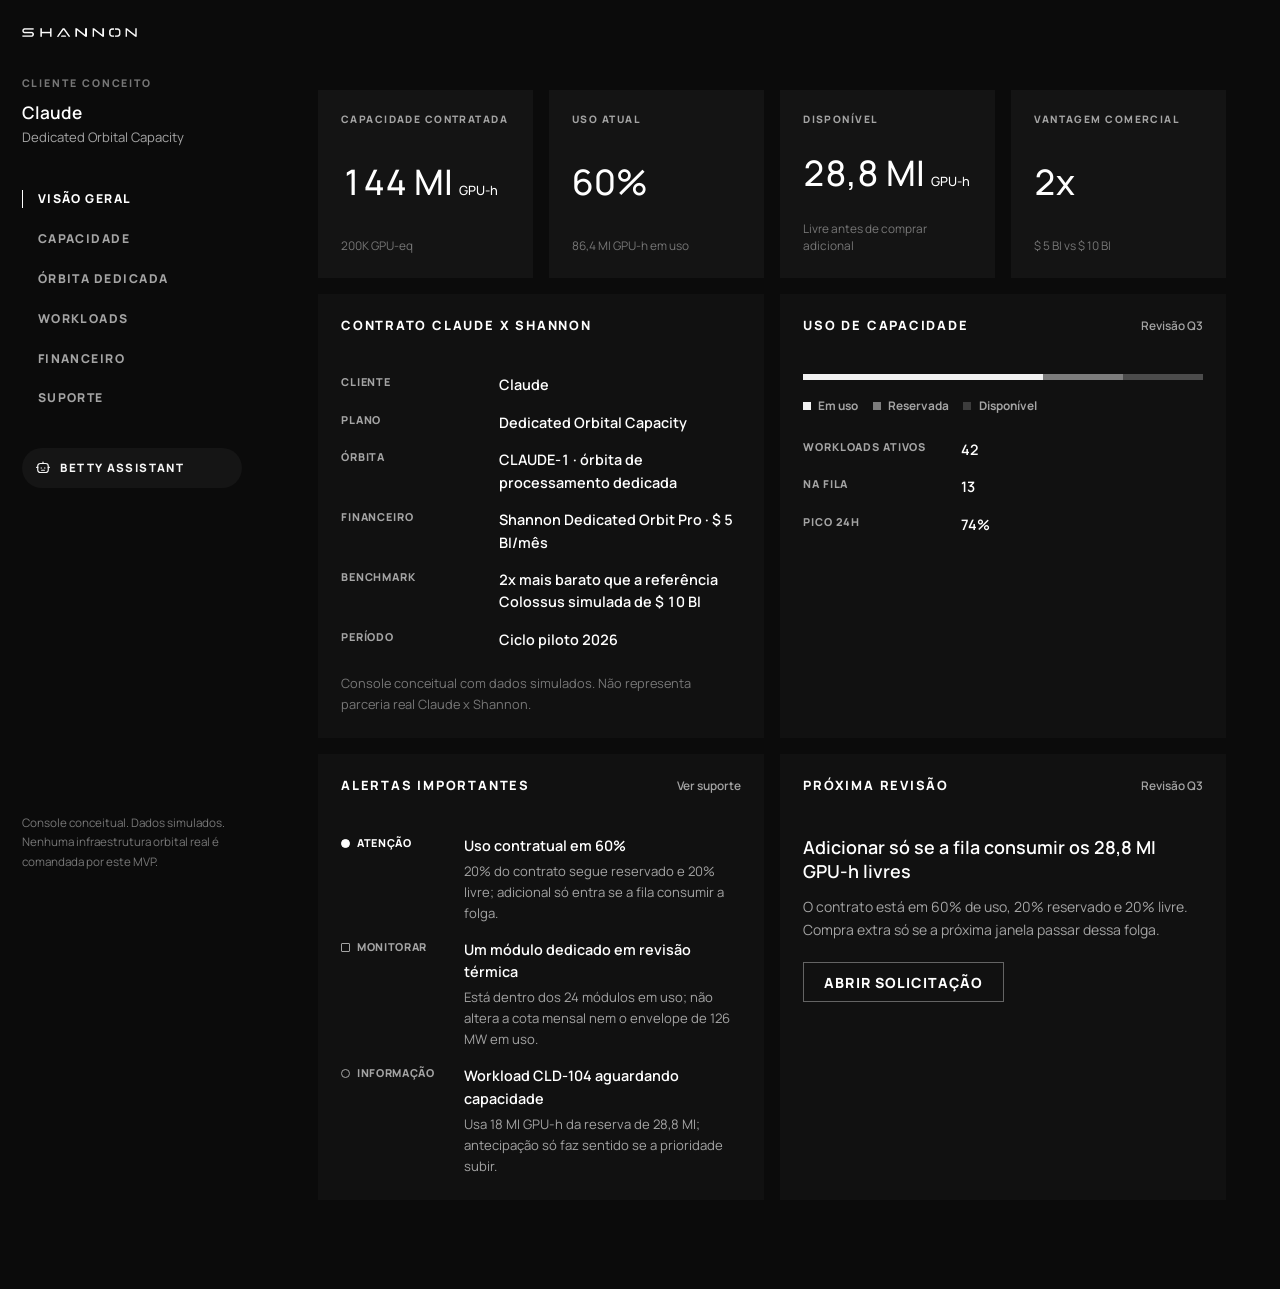
<file: dashboard/index.html>
<!DOCTYPE html>
<html lang="pt-BR">
<head>
  <meta charset="UTF-8" />
  <meta name="viewport" content="width=device-width, initial-scale=1.0" />
  <meta name="description" content="Portal enterprise da Shannon: acompanhamento de contrato, capacidade orbital dedicada e workloads da Claude. Console conceitual com dados simulados." />
  <meta name="color-scheme" content="dark" />
  <meta name="theme-color" content="#000000" />
  <meta name="robots" content="noindex" />
  <title>Shannon — Portal Enterprise Claude</title>
  <link rel="stylesheet" href="../assets/base.css" />
  <link rel="stylesheet" href="../assets/dashboard.css" />
  <link rel="stylesheet" href="../assets/betty.css" />
  <script src="../assets/dashboard.js" defer></script>
  <script src="../assets/betty.js" defer></script>
</head>
<body>
  <a class="skip-link" href="#main-region">Pular para o conteúdo</a>

  <div class="dashboard-shell">
    <aside class="sidebar" aria-label="Navegação do portal">
      <a class="brand" href="../index.html" aria-label="Shannon — voltar ao site">
        <img src="../assets/images/logo-shannon-transparent.png" alt="Shannon" width="1774" height="139" decoding="async" />
      </a>

      <section class="client-summary" aria-label="Contrato simulado">
        <span class="client-label">Cliente conceito</span>
        <strong>Claude</strong>
        <span>Dedicated Orbital Capacity</span>
      </section>

      <nav class="nav" aria-label="Áreas do portal">
        <a href="#overview" data-view="overview">Visão geral</a>
        <a href="#capacity" data-view="capacity">Capacidade</a>
        <a href="#constellation" data-view="constellation">Órbita dedicada</a>
        <a href="#workloads" data-view="workloads">Workloads</a>
        <a href="#value" data-view="value">Financeiro</a>
        <a href="#support" data-view="support">Suporte</a>
      </nav>

      <button class="betty-launch" type="button" data-betty-open aria-label="Abrir Betty" aria-haspopup="dialog" aria-controls="betty-panel">
        <span>Betty Assistant</span>
      </button>

      <p class="sidebar-note">
        Console conceitual. Dados simulados. Nenhuma infraestrutura orbital real é comandada por este MVP.
      </p>
    </aside>

    <div class="workspace">
      <main id="main-region" class="views" tabindex="-1">
        <h1 id="view-title" class="sr-only">Visão geral</h1>

        <section id="view-overview" class="view" data-view="overview" aria-labelledby="view-title">
          <div id="overview-kpis" class="metric-grid"></div>

          <div class="overview-grid">
            <article id="overview-contract" class="panel"></article>
            <article id="overview-capacity" class="panel"></article>
            <article id="overview-alerts" class="panel"></article>
            <article id="overview-review" class="panel"></article>
          </div>
        </section>

        <section id="view-capacity" class="view" data-view="capacity" hidden aria-labelledby="view-title">
          <div id="capacity-summary" class="metric-grid"></div>

          <div class="content-grid">
            <article class="panel">
              <header class="panel-head">
                <h2>Distribuição contratual</h2>
              </header>
              <div id="capacity-bars" class="panel-body"></div>
            </article>

            <article class="panel">
              <header class="panel-head">
                <h2>Fila gerenciada</h2>
              </header>
              <div id="capacity-queue" class="panel-body"></div>
            </article>
          </div>
        </section>

        <section id="view-constellation" class="view" data-view="constellation" hidden aria-labelledby="view-title">
          <div id="constellation-summary" class="metric-grid"></div>

          <div class="content-grid">
            <article class="panel">
              <header class="panel-head">
                <h2>Órbita de processamento dedicada</h2>
              </header>
              <div id="constellation-modules" class="panel-body"></div>
            </article>

            <article class="panel">
              <header class="panel-head">
                <h2>Sinais de operação</h2>
              </header>
              <div id="constellation-health" class="panel-body"></div>
            </article>
          </div>
        </section>

        <section id="view-workloads" class="view" data-view="workloads" hidden aria-labelledby="view-title">
          <div class="toolbar" aria-label="Filtros de workloads">
            <label class="search-field" for="workload-search">
              <span>Buscar</span>
              <input id="workload-search" type="search" placeholder="Nome, tipo ou resultado" autocomplete="off" />
            </label>

            <label class="select-field" for="workload-status">
              <span>Status</span>
              <select id="workload-status">
                <option value="all">Todos</option>
                <option value="Em execução">Em execução</option>
                <option value="Na fila">Na fila</option>
                <option value="Programado">Programado</option>
                <option value="Concluído">Concluído</option>
                <option value="Em revisão">Em revisão</option>
              </select>
            </label>

            <p id="workload-count" class="count" role="status"></p>
          </div>

          <div class="table-card">
            <table class="workload-table">
              <caption>Workloads gerenciados pela Shannon para o contrato Claude</caption>
              <thead>
                <tr>
                  <th scope="col">Workload</th>
                  <th scope="col">Tipo</th>
                  <th scope="col">Status</th>
                  <th scope="col">Uso</th>
                  <th scope="col">ETA</th>
                  <th scope="col">Prioridade</th>
                  <th scope="col">Resultado</th>
                </tr>
              </thead>
              <tbody id="workload-body"></tbody>
            </table>
            <p id="workload-empty" class="empty-state" hidden>Nenhum workload corresponde aos filtros atuais.</p>
          </div>
        </section>

        <section id="view-value" class="view" data-view="value" hidden aria-labelledby="view-title">
          <div id="value-kpis" class="metric-grid"></div>
          <div id="value-panels" class="content-grid"></div>
        </section>

        <section id="view-support" class="view" data-view="support" hidden aria-labelledby="view-title">
          <div class="support-grid">
            <article class="panel">
              <header class="panel-head">
                <h2>Alertas operacionais</h2>
              </header>
              <div id="alerts-list" class="panel-body"></div>
            </article>

            <article class="panel">
              <header class="panel-head">
                <h2>Solicitar aumento de capacidade</h2>
              </header>
              <form id="expansion-form" class="support-form" novalidate>
                <label>
                  <span>Tipo</span>
                  <select id="request-type" name="type" required>
                    <option value="">Selecione</option>
                    <option>Revisão trimestral</option>
                    <option>Pico temporário</option>
                    <option>Órbita dedicada adicional</option>
                    <option>Upgrade de plano financeiro</option>
                  </select>
                </label>

                <label>
                  <span>Motivo</span>
                  <select id="request-reason" name="reason" required>
                    <option value="">Selecione</option>
                    <option>Fila acima do limite contratado</option>
                    <option>Novo ciclo de workloads</option>
                    <option>Previsão de demanda empresarial</option>
                    <option>Mitigação de risco operacional</option>
                  </select>
                </label>

                <label>
                  <span>Capacidade adicional desejada</span>
                  <input id="request-capacity" name="capacity" type="text" placeholder="Ex.: +57,6 MI GPU-h / mês" required />
                </label>

                <label>
                  <span>Prioridade</span>
                  <select id="request-priority" name="priority" required>
                    <option>Normal</option>
                    <option>Alta</option>
                    <option>Crítica</option>
                  </select>
                </label>

                <label class="wide">
                  <span>Mensagem</span>
                  <textarea id="request-message" name="message" rows="4" placeholder="Contexto da demanda, período esperado e impacto operacional." required></textarea>
                </label>

                <button class="primary-action" type="submit">Enviar solicitação simulada</button>
                <p id="request-result" class="form-result" aria-live="polite"></p>
              </form>
            </article>
          </div>
        </section>
      </main>
    </div>

    <aside id="drawer" class="drawer" role="dialog" aria-modal="false" aria-labelledby="drawer-title" aria-hidden="true" hidden>
      <header class="drawer-head">
        <div>
          <p id="drawer-kicker">Workload</p>
          <h2 id="drawer-title">Detalhe</h2>
        </div>
        <button id="drawer-close" class="icon-button" type="button" aria-label="Fechar detalhe">×</button>
      </header>
      <div id="drawer-body" class="drawer-body"></div>
    </aside>
    <div id="drawer-scrim" class="drawer-scrim" hidden></div>
  </div>

  <div id="toast" class="toast" role="status" aria-live="polite"></div>
</body>
</html>
</file>
<file: assets/base.css>
@import url('https://fonts.googleapis.com/css2?family=Manrope:wght@300;400;500;600;700;800&display=swap');

/* Reset e regras-base comuns às duas páginas. Tokens de cor e tipografia ficam
   em styles.css (landing) e dashboard.css (console) — são paletas distintas. */

*{ box-sizing:border-box; margin:0; padding:0; }
img{ display:block; max-width:100%; }
a{ color:inherit; text-decoration:none; }
button{ font:inherit; color:inherit; }
::selection{ background:rgba(255,255,255,.18); color:#fff; }
:focus-visible{ outline:2px solid rgba(255,255,255,.75); outline-offset:3px; border-radius:2px; }

@media (prefers-reduced-motion:reduce){
  *,*::before,*::after{
    animation-duration:.01ms !important;
    animation-iteration-count:1 !important;
    scroll-behavior:auto !important;
    transition-duration:.01ms !important;
  }
}
</file>
<file: assets/dashboard.css>
/* Shannon dashboard: Starlink-inspired minimal operations UI. */

:root{
  --bg:#0b0b0b;
  --bg-deep:#000;
  --card:#141414;
  --card-soft:#111;
  --text:#f4f4f4;
  --ink:#d8d8d8;
  --muted:#a4a4a4;
  --subtle:#777;
  --line:rgba(255,255,255,.16);
  --line-soft:rgba(255,255,255,.065);
  --font:"Manrope",system-ui,-apple-system,BlinkMacSystemFont,"Segoe UI",sans-serif;
  --sidebar:264px;
  --grid-gap:clamp(1rem,1.2vw,1.25rem);
  --card-pad:clamp(1.45rem,1.55vw,1.7rem);
  --card-min:188px;
  --panel-min:326px;
  --ease:cubic-bezier(.2,.75,.25,1);
}

html{ min-width:320px; background:var(--bg); -webkit-text-size-adjust:100%; text-size-adjust:100%; }
body{
  min-width:320px;
  min-height:100vh;
  min-height:100svh;
  overflow-x:hidden;
  background:var(--bg);
  color:var(--text);
  font-family:var(--font);
  font-size:14px;
  line-height:1.55;
  -webkit-font-smoothing:antialiased;
  text-rendering:optimizeLegibility;
}

input,select,textarea{ font:inherit; color:inherit; }
button{ cursor:pointer; }

.sr-only,
.skip-link:not(:focus){
  position:absolute;
  width:1px;
  height:1px;
  padding:0;
  margin:-1px;
  overflow:hidden;
  clip:rect(0 0 0 0);
  white-space:nowrap;
  border:0;
}
.skip-link:focus{
  position:fixed;
  top:12px;
  left:12px;
  z-index:300;
  padding:.65rem .85rem;
  background:#fff;
  color:#000;
  font-weight:800;
}

.dashboard-shell{
  min-height:100vh;
  min-height:100svh;
  display:grid;
  grid-template-columns:var(--sidebar) minmax(0,1fr);
  background:var(--bg);
}

/* Sidebar */
.sidebar{
  position:sticky;
  top:0;
  height:100vh;
  height:100svh;
  display:flex;
  flex-direction:column;
  gap:2.15rem;
  padding:1.75rem 1.35rem;
  background:var(--bg);
}
.brand{
  display:inline-flex;
  align-items:center;
  width:max-content;
  max-width:100%;
  line-height:0;
}
.brand img{ width:clamp(6.9rem,9vw,8.4rem); height:auto; }

.client-summary{ padding:.2rem 0; }
.client-label{
  display:block;
  margin-bottom:.75rem;
  color:var(--subtle);
  font-size:.66rem;
  font-weight:800;
  letter-spacing:.18em;
  text-transform:uppercase;
}
.client-summary strong{
  display:block;
  margin-bottom:.25rem;
  color:#fff;
  font-size:1.08rem;
  font-weight:600;
  line-height:1.2;
}
.client-summary > span:not(.client-label){
  display:block;
  color:var(--muted);
  font-size:.82rem;
  line-height:1.45;
}
.client-summary small{
  display:block;
  margin-top:.85rem;
  color:var(--subtle);
  font-size:.68rem;
  font-weight:800;
  letter-spacing:.1em;
  text-transform:uppercase;
}

.nav{
  display:flex;
  flex-direction:column;
  gap:.62rem;
}
.nav a{
  position:relative;
  display:flex;
  align-items:center;
  min-height:30px;
  padding-left:1rem;
  color:var(--muted);
  font-size:.76rem;
  font-weight:800;
  letter-spacing:.12em;
  text-transform:uppercase;
  transition:color .16s var(--ease);
}
.nav a::before{
  content:"";
  position:absolute;
  left:0;
  top:50%;
  width:1px;
  height:0;
  background:#fff;
  transform:translateY(-50%);
  opacity:0;
  transition:height .16s var(--ease), opacity .16s var(--ease);
}
.nav a:hover,
.nav a[aria-current="page"]{ color:#fff; }
.nav a[aria-current="page"]::before{ height:18px; opacity:1; }

.sidebar-note{
  margin-top:auto;
  color:var(--subtle);
  font-size:.73rem;
  line-height:1.65;
}

/* Workspace */
.workspace{ min-width:0; }
.views{
  width:100%;
  max-width:1184px;
  margin:0 auto;
  padding:clamp(4rem,7vw,6.5rem) clamp(1.5rem,4.2vw,4.25rem) clamp(4rem,7vw,6rem);
  outline:none;
}
.view{
  display:grid;
  gap:var(--grid-gap);
}
.view[hidden]{ display:none !important; }

/* Metrics */
.metric-grid{
  display:grid;
  grid-template-columns:repeat(4,minmax(0,1fr));
  gap:var(--grid-gap);
  align-items:stretch;
}
.metric-card{
  position:relative;
  min-width:0;
  min-height:var(--card-min);
  display:grid;
  grid-template-rows:auto 1fr auto;
  padding:var(--card-pad);
  background:var(--card);
}
.metric-card > span{
  display:block;
  color:var(--muted);
  font-size:.64rem;
  font-weight:800;
  letter-spacing:.14em;
  line-height:1.3;
  text-transform:uppercase;
  overflow-wrap:anywhere;
}
.metric-value{
  display:flex;
  align-items:flex-end;
  align-self:center;
  gap:.38rem;
  min-width:0;
  max-width:100%;
  color:#fff;
  font-weight:500;
  line-height:1;
  letter-spacing:0;
  font-variant-numeric:tabular-nums;
  white-space:nowrap;
}
.metric-number{
  display:inline-block;
  min-width:0;
  font-size:clamp(2.1rem,2.75vw,2.55rem);
}
.metric-unit{
  display:inline-block;
  color:#fff;
  flex:0 0 auto;
  padding-bottom:.18rem;
  font-size:clamp(.8rem,.9vw,.88rem);
  font-weight:500;
  line-height:1;
}
.metric-card small{
  display:block;
  align-self:end;
  color:var(--subtle);
  font-size:.74rem;
  line-height:1.45;
}

/* Layout sections */
.overview-grid,
.content-grid,
.support-grid{
  display:grid;
  grid-template-columns:repeat(2,minmax(0,1fr));
  gap:var(--grid-gap);
  margin-top:0;
  align-items:stretch;
  grid-auto-rows:minmax(var(--panel-min), auto);
}
.support-grid{ align-items:stretch; }

.panel,
.table-card,
.toolbar{
  position:relative;
  min-width:0;
  background:var(--card-soft);
}
.metric-card > *,
.panel > *,
.table-card > *,
.toolbar > *{ min-width:0; }
.panel{
  min-height:var(--panel-min);
  display:flex;
  flex-direction:column;
  padding:var(--card-pad);
}
.panel-head{
  min-height:36px;
  display:grid;
  grid-template-columns:minmax(0,1fr) auto;
  align-items:start;
  gap:1rem;
  margin-bottom:1.35rem;
}
.panel-head h2{
  color:#fff;
  font-size:.8rem;
  font-weight:800;
  letter-spacing:.14em;
  line-height:1.35;
  text-transform:uppercase;
  overflow-wrap:anywhere;
}
.panel-head span,
.panel-head a{
  justify-self:end;
  color:var(--muted);
  font-size:.74rem;
  font-weight:600;
  text-align:right;
  white-space:nowrap;
}
.panel-head a:hover{ color:#fff; }
.panel-body{
  min-width:0;
  flex:1;
}

.detail-list,
.compact-list{ display:grid; gap:.95rem; }
.detail-list div,
.compact-list div{
  display:grid;
  grid-template-columns:minmax(8.5rem,.42fr) minmax(0,1fr);
  gap:1.35rem;
  align-items:start;
}
.detail-list dt,
.compact-list dt{
  color:var(--muted);
  font-size:.68rem;
  font-weight:800;
  letter-spacing:.08em;
  text-transform:uppercase;
}
.detail-list dd,
.compact-list dd{
  min-width:0;
  color:#fff;
  font-size:.9rem;
  font-weight:600;
  overflow-wrap:anywhere;
}
.detail-list dd{ font-variant-numeric:tabular-nums; }

.panel-note{
  max-width:62ch;
  margin-top:1.35rem;
  color:var(--subtle);
  font-size:.8rem;
  line-height:1.65;
}
.review-panel strong{
  display:block;
  color:#fff;
  font-size:1.12rem;
  font-weight:600;
  line-height:1.35;
}
.review-panel p{
  max-width:56ch;
  margin-top:.7rem;
  color:var(--muted);
  line-height:1.65;
}

/* Capacity */
.stacked-bar{
  position:relative;
  display:flex;
  width:100%;
  height:6px;
  overflow:hidden;
  background:rgba(255,255,255,.08);
}
.stacked-bar i{ display:block; height:100%; }
.used{ background:#f2f2f2; }
.reserved{ background:#7d7d7d; }
.available{ background:rgba(255,255,255,.18); }
.legend{
  display:flex;
  flex-wrap:wrap;
  gap:.9rem;
  margin:1.05rem 0 1.45rem;
}
.legend span{
  display:inline-flex;
  align-items:center;
  gap:.45rem;
  color:var(--muted);
  font-size:.74rem;
  font-weight:700;
}
.legend i{ width:8px; height:8px; }

.bar-row{
  display:grid;
  grid-template-columns:minmax(0,1fr) minmax(7.5rem,.4fr) 3rem;
  gap:1rem;
  align-items:center;
  padding:.78rem 0;
}
.bar-copy{ min-width:0; }
.bar-copy strong{ display:block; color:#fff; font-size:.88rem; font-weight:600; overflow-wrap:anywhere; }
.bar-copy span{ display:block; margin-top:.16rem; color:var(--muted); font-size:.78rem; line-height:1.5; overflow-wrap:anywhere; }
.bar-meter{ height:5px; overflow:hidden; background:rgba(255,255,255,.08); }
.bar-meter i{ display:block; height:100%; background:var(--ink); }
.bar-row[data-tone="good"] .bar-meter i{ background:#f2f2f2; }
.bar-row[data-tone="warn"] .bar-meter i{ background:var(--muted); }
.bar-row b{
  color:#fff;
  font-size:.78rem;
  font-weight:700;
  text-align:right;
  font-variant-numeric:tabular-nums;
}

/* Alerts */
.alert-list{ display:grid; gap:.95rem; list-style:none; }
.alert-list li{
  display:grid;
  grid-template-columns:6.75rem minmax(0,1fr);
  gap:.95rem;
}
.alert-list li > span{
  display:inline-flex;
  align-items:center;
  gap:.45rem;
  align-self:start;
  color:var(--muted);
  font-size:.68rem;
  font-weight:800;
  letter-spacing:.06em;
  text-transform:uppercase;
}
.alert-list li > span::before{
  content:"";
  width:7px;
  height:7px;
  flex:0 0 auto;
  border:1px solid currentColor;
  border-radius:50%;
}
.alert-list li[data-level="Atenção"] > span{ color:#fff; }
.alert-list li[data-level="Atenção"] > span::before{ background:currentColor; }
.alert-list li[data-level="Monitorar"] > span::before{ border-radius:1px; }
.alert-list strong{ display:block; color:#fff; font-size:.9rem; font-weight:600; overflow-wrap:anywhere; }
.alert-list p{ margin-top:.22rem; color:var(--muted); font-size:.82rem; line-height:1.6; overflow-wrap:anywhere; }

/* Module map */
.module-map{
  display:grid;
  grid-template-columns:repeat(8,minmax(0,1fr));
  gap:.5rem;
  max-width:420px;
  margin-bottom:1.35rem;
}
.module-map i{
  aspect-ratio:1;
  background:rgba(255,255,255,.1);
}
.module-map i[data-tone="active"]{ background:rgba(255,255,255,.82); }
.module-map i[data-tone="standby"]{ background:rgba(255,255,255,.18); }
.module-map i[data-tone="alert"]{ outline:1px dashed rgba(255,255,255,.62); outline-offset:-1px; background:transparent; }

/* Toolbar / inputs */
.toolbar{
  display:grid;
  grid-template-columns:minmax(14rem,1fr) minmax(12rem,16rem) auto;
  gap:1.2rem;
  align-items:end;
  padding:var(--card-pad);
}
.search-field,
.select-field,
.support-form label{
  display:flex;
  flex-direction:column;
  gap:.42rem;
  min-width:0;
}
.toolbar label span,
.support-form label span{
  color:var(--muted);
  font-size:.7rem;
  font-weight:800;
  letter-spacing:.09em;
  text-transform:uppercase;
}
input,select,textarea{
  width:100%;
  min-height:42px;
  border:0;
  border-bottom:1px solid var(--line);
  background:transparent;
  color:#fff;
  outline:none;
  transition:border-color .16s var(--ease);
}
input,select{ padding:0; }
textarea{ padding:.7rem 0; resize:vertical; min-height:96px; }
input:focus,select:focus,textarea:focus{ border-bottom-color:rgba(255,255,255,.65); }
input::placeholder,textarea::placeholder{ color:var(--subtle); }
select option{ background:#111; color:#fff; }
.invalid{ border-bottom-color:rgba(255,255,255,.85) !important; }
.count{ color:var(--muted); font-size:.78rem; font-weight:600; white-space:nowrap; }

/* Table */
.table-card{
  min-height:var(--panel-min);
  overflow:auto;
  padding:var(--card-pad);
}
.workload-table{ width:100%; border-collapse:collapse; }
.workload-table caption{ position:absolute; width:1px; height:1px; margin:-1px; overflow:hidden; clip:rect(0 0 0 0); }
.workload-table th{
  padding:0 1.15rem 1rem 0;
  color:var(--muted);
  font-size:.68rem;
  font-weight:800;
  letter-spacing:.12em;
  text-align:left;
  text-transform:uppercase;
}
.workload-table td{
  padding:1rem 1.15rem 1rem 0;
  border-top:1px solid var(--line-soft);
  color:var(--ink);
  font-size:.84rem;
  vertical-align:middle;
}
.workload-table th:nth-child(4),.workload-table td:nth-child(4),
.workload-table th:nth-child(5),.workload-table td:nth-child(5),
.workload-table th:nth-child(6),.workload-table td:nth-child(6){ white-space:nowrap; }
.workload-table tbody tr{ cursor:pointer; transition:opacity .14s var(--ease); }
.workload-table tbody tr:hover{ opacity:.82; }
.workload-table strong{ display:block; color:#fff; font-size:.88rem; font-weight:600; }
.workload-table small{ display:block; margin-top:.14rem; color:var(--subtle); font-size:.74rem; }

/* Status */
.status{
  display:inline-flex;
  align-items:center;
  gap:.5rem;
  color:var(--muted);
  background:transparent;
  font-size:.72rem;
  font-weight:700;
  white-space:nowrap;
}
.status::before{
  content:"";
  width:7px;
  height:7px;
  flex:0 0 auto;
  border:1px solid currentColor;
  border-radius:50%;
}
.status[data-tone="good"]{ color:#fff; }
.status[data-tone="good"]::before{ background:currentColor; }
.status[data-tone="neutral"]{ color:var(--muted); }
.status[data-tone="done"]{ color:var(--subtle); }
.status[data-tone="done"]::before{ background:currentColor; border-color:transparent; }
.status[data-tone="warn"]{ color:#fff; }
.status[data-tone="warn"]::before{ border-radius:1px; }

.empty-state{ padding:1rem 0; color:var(--muted); font-size:.88rem; }

/* Support */
.support-form{
  display:grid;
  grid-template-columns:repeat(2,minmax(0,1fr));
  gap:1.2rem 1.6rem;
}
.support-form .wide,
.support-form button,
.support-form .form-result{ grid-column:1 / -1; }
.form-result{ min-height:1.2rem; color:var(--muted); font-size:.82rem; }
.request-count{
  display:flex;
  align-items:center;
  gap:.75rem;
  margin-top:1.35rem;
}
.request-count strong{
  color:#fff;
  font-size:1.3rem;
  font-weight:500;
  font-variant-numeric:tabular-nums;
}
.request-count span{ color:var(--muted); font-size:.82rem; }

/* Buttons */
.primary-action,
.secondary-action{
  display:inline-flex;
  align-items:center;
  justify-content:center;
  min-height:44px;
  padding:0 1.25rem;
  border:1px solid #fff;
  border-radius:0;
  background:#fff;
  color:#000;
  font-weight:800;
  letter-spacing:.08em;
  text-transform:uppercase;
  white-space:nowrap;
  transition:background .16s var(--ease), border-color .16s var(--ease), color .16s var(--ease), opacity .16s var(--ease);
}
.primary-action:hover{ background:rgba(255,255,255,.9); }
.secondary-action{
  min-height:40px;
  margin-top:1.35rem;
  background:transparent;
  color:#fff;
  border-color:rgba(255,255,255,.35);
}
.secondary-action:hover{ border-color:#fff; opacity:.9; }

/* Drawer */
.drawer{
  position:fixed;
  top:0;
  right:0;
  z-index:150;
  width:min(430px,94vw);
  height:100vh;
  height:100svh;
  display:flex;
  flex-direction:column;
  background:#0b0b0b;
  transform:translateX(104%);
  transition:transform .2s var(--ease);
}
.drawer.open{ transform:none; }
.drawer-head{
  display:flex;
  justify-content:space-between;
  gap:1rem;
  padding:1.4rem;
}
.drawer-head p{ color:var(--muted); font-size:.72rem; font-weight:800; letter-spacing:.08em; text-transform:uppercase; }
.drawer-head h2{ margin-top:.25rem; color:#fff; font-size:1.1rem; font-weight:700; line-height:1.28; }
.icon-button{
  width:36px;
  height:36px;
  border:0;
  background:transparent;
  color:#fff;
  font-size:1.6rem;
  line-height:1;
}
.icon-button:hover{ opacity:.72; }
.drawer-body{ flex:1; overflow-y:auto; padding:0 1.4rem 1.4rem; }
.drawer-status{ display:flex; align-items:center; gap:.55rem; margin-bottom:1rem; }
.drawer-status > span:last-child{ color:var(--muted); font-size:.8rem; font-weight:700; }
.drawer-scrim{ position:fixed; inset:0; z-index:140; background:rgba(0,0,0,.66); }

/* Toast */
.toast{
  position:fixed;
  left:50%;
  bottom:22px;
  z-index:240;
  width:max-content;
  max-width:min(520px,92vw);
  padding:.78rem .95rem;
  background:#fff;
  color:#000;
  font-weight:800;
  opacity:0;
  pointer-events:none;
  transform:translateX(-50%) translateY(12px);
  transition:opacity .16s var(--ease), transform .16s var(--ease);
}
.toast.show{ opacity:1; transform:translateX(-50%) translateY(0); }

/* Responsive */
@media (max-width:1180px){
  .dashboard-shell{ grid-template-columns:1fr; }
  .sidebar{
    position:sticky;
    top:0;
    z-index:80;
    height:auto;
    display:grid;
    grid-template-columns:auto minmax(0,1fr);
    gap:.9rem 1rem;
    padding:1rem;
    border-right:0;
  }
  .client-summary,
  .sidebar-note{ display:none; }
  .nav{
    min-width:0;
    flex-direction:row;
    justify-content:flex-end;
    gap:1rem;
    overflow-x:auto;
    scrollbar-width:none;
  }
  .nav::-webkit-scrollbar{ display:none; }
  .nav a{
    flex:0 0 auto;
    min-height:28px;
    padding-left:0;
    font-size:.72rem;
  }
  .nav a::before{ display:none; }
  .views{ padding-top:clamp(2.6rem,7vw,4rem); }
  .metric-grid{ grid-template-columns:repeat(2,minmax(0,1fr)); }
}

@media (max-width:820px){
  .sidebar{ grid-template-columns:1fr; gap:.75rem; }
  .brand img{ width:7.2rem; }
  .nav{
    display:grid;
    grid-template-columns:repeat(3,minmax(0,1fr));
    gap:.65rem .9rem;
    overflow:visible;
  }
  .nav a{ justify-content:center; min-width:0; font-size:.74rem; text-align:center; }
  .views{ padding:2.4rem 1rem 3rem; }
  .metric-grid,
  .overview-grid,
  .content-grid,
  .support-grid,
  .support-form{ grid-template-columns:1fr; }
  .overview-grid,
  .content-grid,
  .support-grid{ gap:var(--grid-gap); }
  .toolbar{ grid-template-columns:1fr; }
  .count{ white-space:normal; }
  .detail-list div,
  .compact-list div,
  .bar-row,
  .alert-list li{ grid-template-columns:1fr; gap:.35rem; }
  .panel-head{
    grid-template-columns:1fr;
    gap:.35rem;
  }
  .panel-head span,
  .panel-head a{
    justify-self:start;
    text-align:left;
    white-space:normal;
  }
  .bar-row b{ text-align:left; }
  .module-map{ grid-template-columns:repeat(7,minmax(0,1fr)); }
  .workload-table,
  .workload-table tbody,
  .workload-table tr,
  .workload-table td{ display:block; width:100%; }
  .workload-table thead{
    position:absolute;
    width:1px;
    height:1px;
    overflow:hidden;
    clip:rect(0 0 0 0);
  }
  .workload-table tbody tr{ padding:1rem 0; border-top:1px solid var(--line-soft); }
  .workload-table tbody tr:first-child{ border-top:0; }
  .workload-table td{
    display:grid;
    grid-template-columns:7.2rem minmax(0,1fr);
    gap:.7rem;
    padding:.28rem 0;
    border-top:0;
  }
  .workload-table td::before{
    content:attr(data-label);
    color:var(--subtle);
    font-size:.72rem;
    font-weight:800;
    text-transform:uppercase;
  }
  .workload-table td > *{ min-width:0; }
}

@media (max-width:440px){
  .nav{ grid-template-columns:repeat(2,minmax(0,1fr)); }
  .metric-grid{ grid-template-columns:1fr; }
  .metric-card{ min-height:152px; }
  .metric-number{ font-size:clamp(2rem,12vw,3rem); }
  .workload-table td{ grid-template-columns:1fr; }
  .drawer{ width:100vw; }
}
</file>
<file: assets/betty.css>
/* ============================================================
   Betty - assistente da Shannon.
   UI isolada, preto puro, controles icon-only e mínimo ruído visual.
   ============================================================ */

.betty-fab,
.betty-launch,
.betty-panel,
.betty-scrim{
  --b-bg:#000;
  --b-text:#f5f5f5;
  --b-muted:#a3a3a3;
  --b-dim:#6f6f6f;
  --b-line:rgba(255,255,255,.12);
  --b-line-strong:rgba(255,255,255,.26);
  --b-line-soft:rgba(255,255,255,.055);
  --b-surface:rgba(255,255,255,.045);
  --b-danger:#e0857c;
  --b-ease:cubic-bezier(.2,.75,.25,1);
  font-family:"Manrope",system-ui,-apple-system,BlinkMacSystemFont,"Segoe UI",sans-serif;
}

.betty-icon{
  display:block;
  width:20px;
  height:20px;
  fill:none;
  stroke:currentColor;
  stroke-width:1.6;
  stroke-linecap:round;
  stroke-linejoin:round;
}

/* Home trigger */
.betty-fab{
  position:fixed;
  right:clamp(1rem,3vw,1.75rem);
  bottom:clamp(1rem,3vw,1.75rem);
  z-index:990;
  display:inline-grid;
  place-items:center;
  width:50px;
  height:50px;
  padding:0;
  border:0;
  border-radius:50%;
  background:rgba(255,255,255,.1);
  color:#fff;
  box-shadow:0 0 0 1px rgba(255,255,255,.2), 0 16px 38px rgba(0,0,0,.38);
  cursor:pointer;
  transition:transform .18s var(--b-ease), border-color .18s var(--b-ease), background .18s var(--b-ease);
}
.betty-fab .betty-icon{
  width:22px;
  height:22px;
  stroke-width:1.9;
}
.betty-fab:hover{
  transform:translateY(-1px);
  background:rgba(255,255,255,.16);
  box-shadow:0 0 0 1px rgba(255,255,255,.32), 0 18px 42px rgba(0,0,0,.44);
}

/* Dashboard trigger */
.betty-launch{
  display:inline-flex;
  align-items:center;
  justify-content:flex-start;
  gap:.55rem;
  width:100%;
  min-height:40px;
  padding:.55rem .75rem;
  border:0;
  border-radius:999px;
  background:rgba(255,255,255,.04);
  color:var(--b-text);
  font-size:.72rem;
  font-weight:800;
  letter-spacing:.12em;
  text-transform:uppercase;
  cursor:pointer;
  transition:background .16s var(--b-ease), border-color .16s var(--b-ease), transform .16s var(--b-ease);
}
.betty-launch .betty-icon{
  width:18px;
  height:18px;
  flex:0 0 auto;
}
.betty-launch:hover{
  transform:translateY(-1px);
  background:rgba(255,255,255,.07);
}

/* Overlay */
.betty-scrim{
  position:fixed;
  inset:0;
  z-index:1000;
  background:rgba(0,0,0,.72);
  opacity:0;
  transition:opacity .2s var(--b-ease);
}
.betty-scrim.is-open{ opacity:1; }

/* Panel */
.betty-panel{
  position:fixed;
  top:0;
  right:0;
  z-index:1001;
  width:min(392px,100%);
  height:100vh;
  height:100svh;
  display:flex;
  flex-direction:column;
  background:#000;
  color:var(--b-text);
  transform:translateX(100%);
  transition:transform .24s var(--b-ease);
}
.betty-panel.is-open{ transform:none; }

.betty-panel[hidden],
.betty-gate[hidden],
.betty-chat[hidden]{ display:none !important; }

.betty-head{
  display:flex;
  align-items:center;
  justify-content:space-between;
  gap:1.25rem;
  padding:1.65rem 1.65rem 1.25rem;
}
.betty-id{
  display:flex;
  align-items:center;
  gap:.8rem;
  min-width:0;
}
.betty-mark{
  display:grid;
  place-items:center;
  width:30px;
  height:30px;
  color:#fff;
}
.betty-mark .betty-icon{
  width:22px;
  height:22px;
}
.betty-id-text{
  display:flex;
  min-width:0;
  flex-direction:column;
  line-height:1.2;
}
.betty-id-text strong{
  color:#fff;
  font-size:.95rem;
  font-weight:650;
  letter-spacing:0;
}
.betty-sub{
  color:var(--b-dim);
  font-size:.72rem;
}
.betty-close{
  display:grid;
  place-items:center;
  width:34px;
  height:34px;
  border:1px solid transparent;
  border-radius:50%;
  background:transparent;
  color:var(--b-muted);
  font-size:1.3rem;
  line-height:1;
  cursor:pointer;
  transition:background .16s var(--b-ease), color .16s var(--b-ease), border-color .16s var(--b-ease);
}
.betty-close:hover{
  border-color:transparent;
  background:var(--b-surface);
  color:#fff;
}

/* Gate */
.betty-gate{
  flex:1;
  min-height:0;
  overflow-y:auto;
  display:flex;
  flex-direction:column;
  gap:1rem;
  padding:2.2rem 1.65rem 1.65rem;
}
.betty-gate-lead{
  max-width:30ch;
  color:var(--b-muted);
  font-size:.92rem;
  line-height:1.55;
}
.betty-field{
  display:flex;
  flex-direction:column;
  gap:.5rem;
}
.betty-field span{
  color:var(--b-dim);
  font-size:.68rem;
  font-weight:750;
  letter-spacing:.12em;
  text-transform:uppercase;
}
.betty-field input{
  width:100%;
  min-height:44px;
  padding:0 1rem;
  border:0;
  border-radius:999px;
  background:rgba(255,255,255,.045);
  color:var(--b-text);
  font-size:.95rem;
  outline:none;
  transition:background .16s var(--b-ease);
}
.betty-field input:focus{ background:rgba(255,255,255,.07); }
.betty-field input:focus-visible{ outline:0; }
.betty-field input.betty-invalid{ box-shadow:inset 0 0 0 1px var(--b-danger); }
.betty-error{
  color:var(--b-danger);
  font-size:.82rem;
}
.betty-btn{
  align-self:flex-start;
  min-height:0;
  margin-top:.45rem;
  padding:.35rem 0;
  border:0;
  border-radius:0;
  background:transparent;
  color:#fff;
  font-size:.78rem;
  font-weight:750;
  letter-spacing:.12em;
  text-transform:uppercase;
  cursor:pointer;
  transition:color .16s var(--b-ease), opacity .16s var(--b-ease);
}
.betty-btn:hover{
  opacity:.72;
}

/* Chat */
.betty-chat{
  flex:1;
  min-height:0;
  display:flex;
  flex-direction:column;
}
.betty-messages{
  flex:1;
  min-height:0;
  overflow-y:auto;
  display:flex;
  flex-direction:column;
  gap:.85rem;
  padding:1.65rem;
}
.betty-msg{
  display:flex;
  max-width:100%;
}
.betty-msg--bot{ justify-content:flex-start; }
.betty-msg--user{ justify-content:flex-end; }
.betty-bubble{
  max-width:86%;
  padding:.82rem .95rem;
  border-radius:14px;
  font-size:.9rem;
  line-height:1.55;
  overflow-wrap:anywhere;
}
.betty-msg--bot .betty-bubble{
  background:rgba(255,255,255,.045);
  color:var(--b-text);
}
.betty-msg--user .betty-bubble{
  background:rgba(255,255,255,.1);
  color:#fff;
  font-weight:500;
}

.betty-typing .betty-bubble{
  display:inline-flex;
  align-items:center;
  gap:.32rem;
  padding:.88rem .95rem;
}
.betty-typing .betty-bubble span{
  width:5px;
  height:5px;
  border-radius:50%;
  background:var(--b-muted);
  animation:betty-blink 1.2s infinite ease-in-out both;
}
.betty-typing .betty-bubble span:nth-child(2){ animation-delay:.18s; }
.betty-typing .betty-bubble span:nth-child(3){ animation-delay:.36s; }
@keyframes betty-blink{ 0%,80%,100%{ opacity:.25; } 40%{ opacity:1; } }

/* Suggestions */
.betty-suggestions{
  display:grid;
  gap:.1rem;
  padding:.1rem 1.65rem 1.15rem;
}
.betty-chip{
  padding:.28rem 0;
  border:0;
  border-radius:0;
  background:transparent;
  color:var(--b-dim);
  font-size:.74rem;
  font-weight:600;
  text-align:left;
  cursor:pointer;
  transition:color .16s var(--b-ease), border-color .16s var(--b-ease), background .16s var(--b-ease);
}
.betty-chip:hover{
  color:#fff;
  background:transparent;
}

/* Composer */
.betty-composer{
  display:grid;
  grid-template-columns:minmax(0,1fr) 38px;
  gap:.55rem;
  padding:1rem 1.65rem 1.4rem;
}
.betty-composer input{
  min-width:0;
  min-height:42px;
  padding:0 1rem;
  border:0;
  border-radius:999px;
  background:rgba(255,255,255,.045);
  color:var(--b-text);
  font-size:.92rem;
  outline:none;
  transition:background .16s var(--b-ease);
}
.betty-composer input:focus{ background:rgba(255,255,255,.07); }
.betty-composer input:focus-visible{ outline:0; }
.betty-send{
  display:grid;
  place-items:center;
  width:38px;
  min-height:38px;
  padding:0;
  border:0;
  border-radius:50%;
  background:#000;
  color:#fff;
  cursor:pointer;
  transition:background .16s var(--b-ease), transform .16s var(--b-ease);
}
.betty-send .betty-icon{
  width:18px;
  height:18px;
}
.betty-send:hover{
  background:var(--b-surface);
  transform:translateY(-1px);
}

/* Footer */
.betty-foot{
  padding:.45rem 1.65rem 1.2rem;
  color:var(--b-dim);
  font-size:.7rem;
  line-height:1.4;
}

/* Visible focus */
.betty-fab:focus-visible,
.betty-launch:focus-visible,
.betty-panel :focus-visible{
  outline:2px solid rgba(255,255,255,.82);
  outline-offset:3px;
}

@media (max-width:520px){
  .betty-panel{
    width:100%;
  }
  .betty-fab{
    right:1rem;
    bottom:1rem;
    width:48px;
    height:48px;
  }
  .betty-head,
  .betty-gate,
  .betty-messages,
  .betty-composer,
  .betty-foot{
    padding-inline:1.2rem;
  }
  .betty-suggestions{
    padding-inline:1.2rem;
  }
}

@media (prefers-reduced-motion:reduce){
  .betty-scrim,
  .betty-panel,
  .betty-fab,
  .betty-launch,
  .betty-btn,
  .betty-chip,
  .betty-send{
    transition:none;
  }
  .betty-typing .betty-bubble span{
    animation:none;
    opacity:.6;
  }
}
</file>
